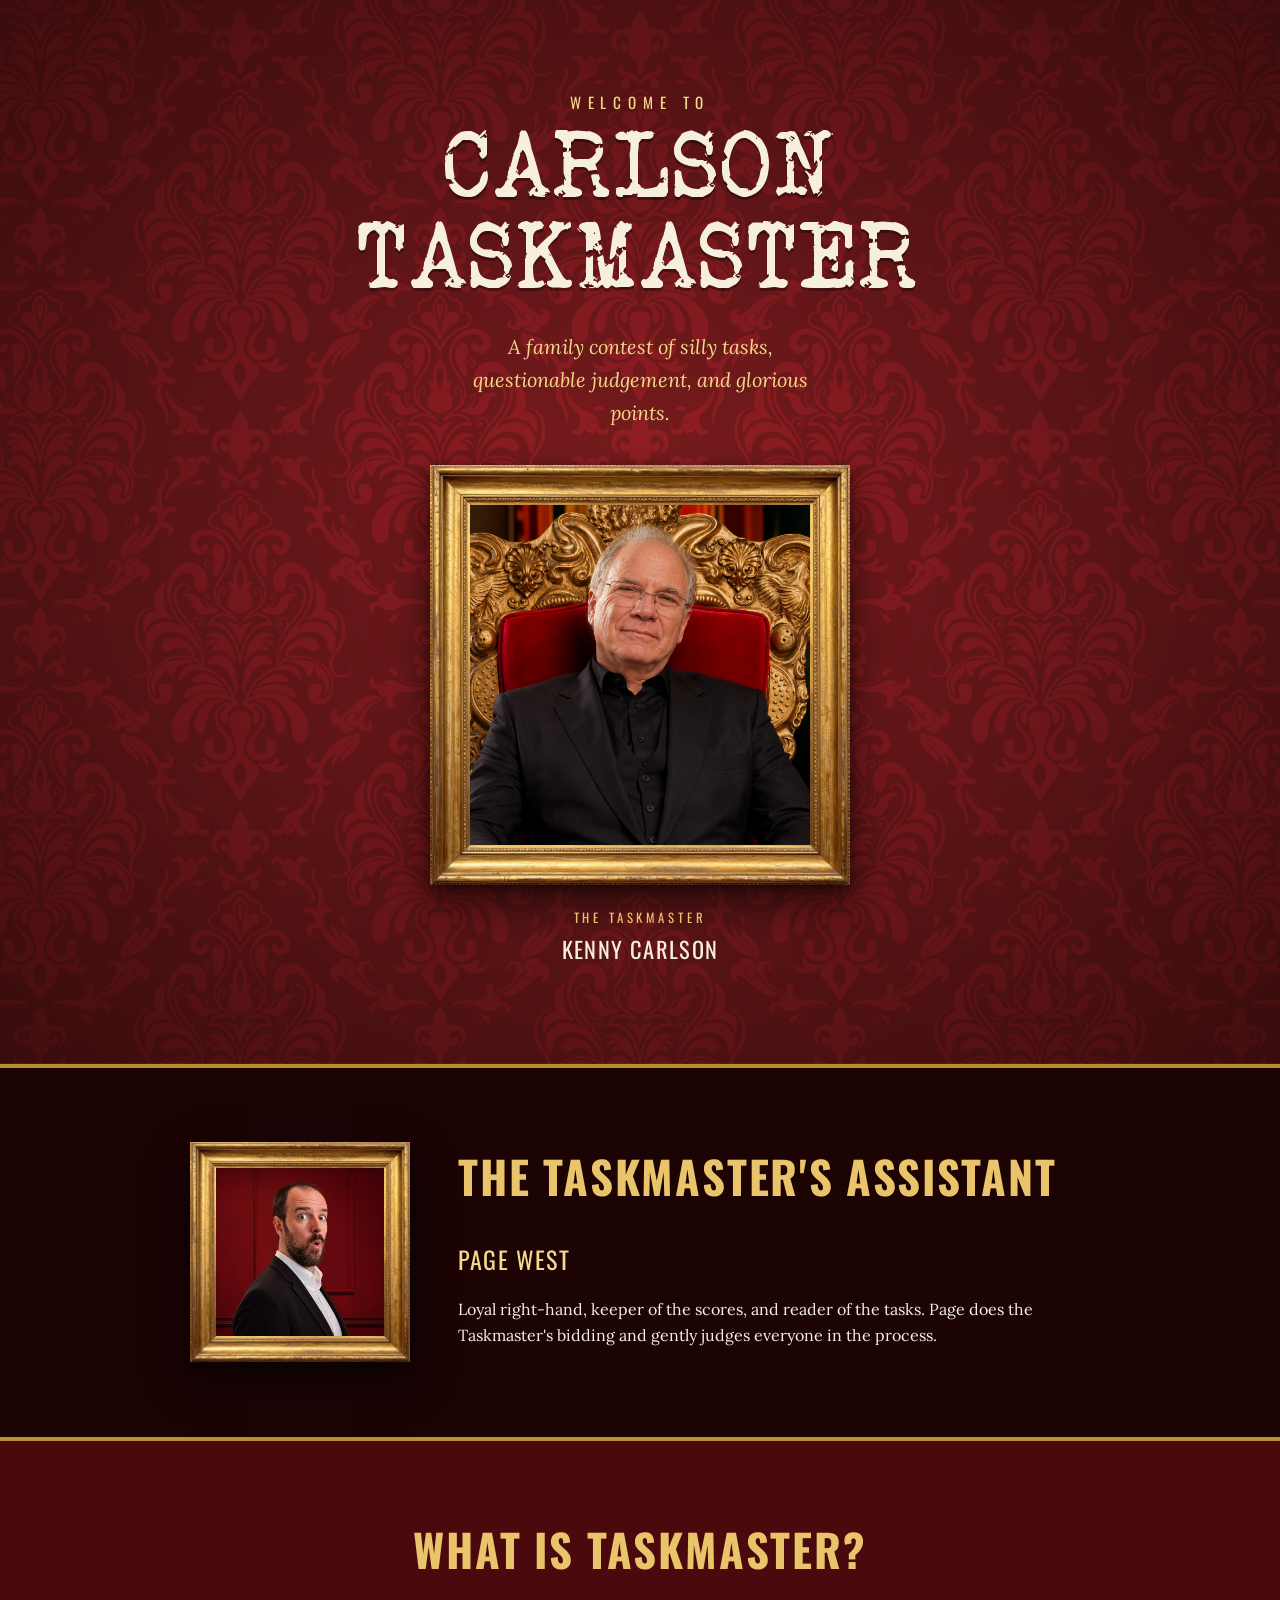
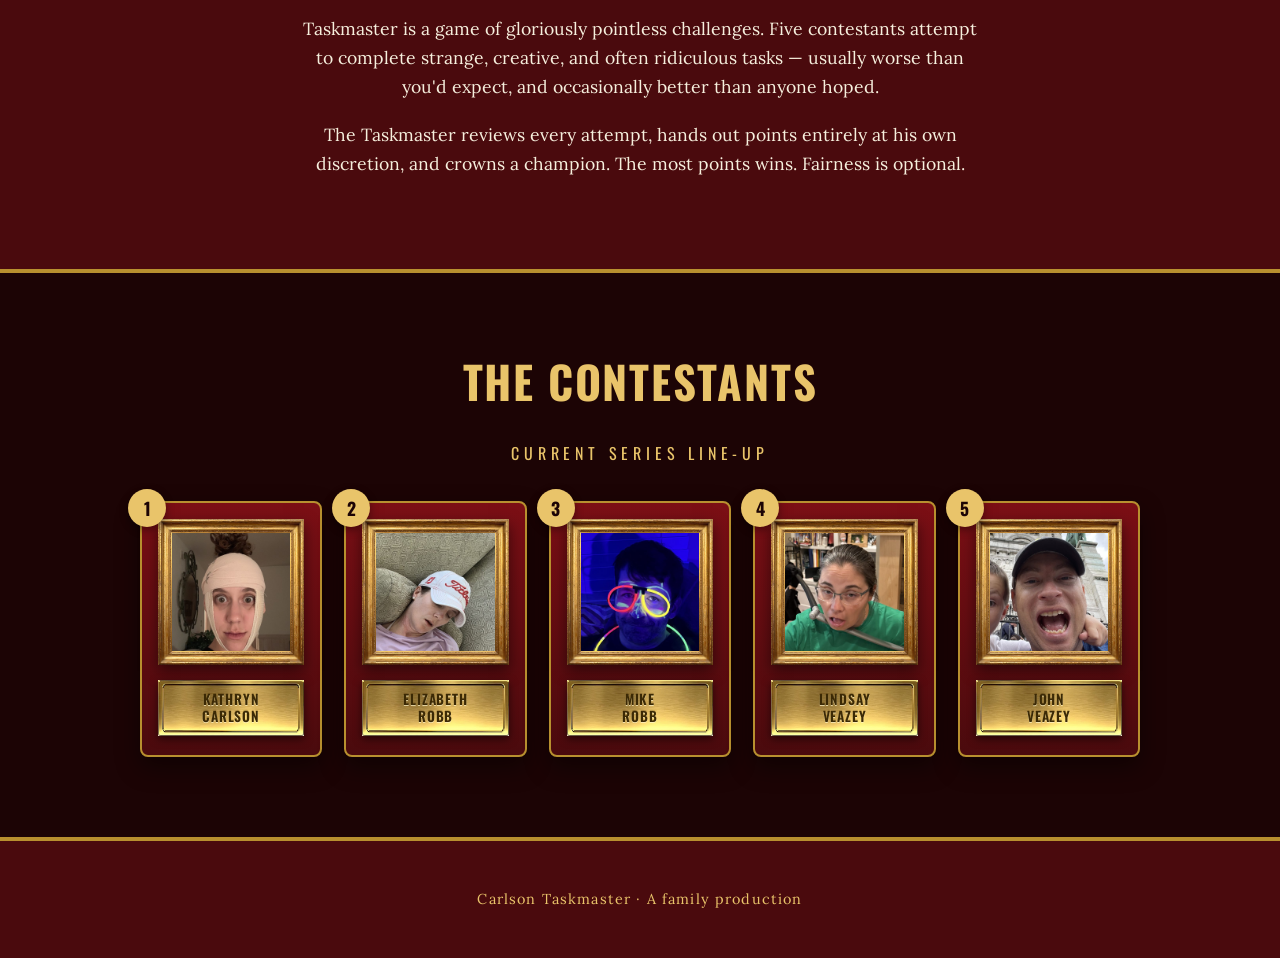
<file: index.html>
<!DOCTYPE html>
<html lang="en">
<head>
  <meta charset="UTF-8" />
  <meta name="viewport" content="width=device-width, initial-scale=1.0" />
  <title>Carlson Taskmaster</title>
  <meta name="description" content="The family version of the game show Taskmaster — Carlson Taskmaster." />
  <link rel="preconnect" href="https://fonts.googleapis.com" />
  <link rel="preconnect" href="https://fonts.gstatic.com" crossorigin />
  <link href="https://fonts.googleapis.com/css2?family=Oswald:wght@500;600;700&family=Lora:ital@0;1&display=swap" rel="stylesheet" />
  <link rel="stylesheet" href="styles.css" />
</head>
<body>

  <!-- ===== Section 1: Welcome / Hero ===== -->
  <header class="hero">
    <div class="hero__inner">
      <p class="hero__eyebrow">Welcome to</p>
      <h1 class="hero__title">Carlson<br />Taskmaster</h1>
      <p class="hero__tagline">A family contest of silly tasks, questionable judgement, and glorious points.</p>

      <figure class="gold-frame hero__portrait">
        <img src="kenny_taskmaster.png" alt="Kenny Carlson, the Taskmaster, seated on a golden throne" />
      </figure>
      <p class="hero__caption"><span class="role-tag">The Taskmaster</span> Kenny Carlson</p>
    </div>
  </header>

  <main>

    <!-- ===== Section 2: The Assistant ===== -->
    <section class="assistant" aria-labelledby="assistant-heading">
      <div class="assistant__inner">
        <figure class="gold-frame gold-frame--sm assistant__portrait">
          <img src="page_assistent.png" alt="Page West, the Taskmaster's assistant" />
        </figure>
        <div class="assistant__text">
          <h2 id="assistant-heading" class="section-title">The Taskmaster's Assistant</h2>
          <p class="assistant__name">Page West</p>
          <p>Loyal right-hand, keeper of the scores, and reader of the tasks. Page does
          the Taskmaster's bidding and gently judges everyone in the process.</p>
        </div>
      </div>
    </section>

    <!-- ===== Section 3: What is Taskmaster? ===== -->
    <section class="about" aria-labelledby="about-heading">
      <div class="about__inner">
        <h2 id="about-heading" class="section-title">What is Taskmaster?</h2>
        <p>
          Taskmaster is a game of gloriously pointless challenges. Five contestants
          attempt to complete strange, creative, and often ridiculous tasks — usually
          worse than you'd expect, and occasionally better than anyone hoped.
        </p>
        <p>
          The Taskmaster reviews every attempt, hands out points entirely at his own
          discretion, and crowns a champion. The most points wins. Fairness is optional.
        </p>
      </div>
    </section>

    <!-- ===== Section 4: The Contestants ===== -->
    <section class="contestants" aria-labelledby="contestants-heading">
      <div class="contestants__inner">
        <h2 id="contestants-heading" class="section-title">The Contestants</h2>
        <p class="contestants__sub">Current Series Line-up</p>

        <ul class="leaderboard">
          <li class="player-card">
            <span class="player-card__rank">1</span>
            <div class="gold-frame gold-frame--xs player-card__frame"><img class="player-card__photo" src="assets/contestants/kathryn_carlson.jpg" alt="Kathryn Carlson" /></div>
            <p class="player-card__name"><span>Kathryn</span> <span>Carlson</span></p>
          </li>
          <li class="player-card">
            <span class="player-card__rank">2</span>
            <div class="gold-frame gold-frame--xs player-card__frame"><img class="player-card__photo" src="assets/contestants/elizabeth_robb.jpg" alt="Elizabeth Robb" /></div>
            <p class="player-card__name"><span>Elizabeth</span> <span>Robb</span></p>
          </li>
          <li class="player-card">
            <span class="player-card__rank">3</span>
            <div class="gold-frame gold-frame--xs player-card__frame"><img class="player-card__photo" src="assets/contestants/mike_robb.jpg" alt="Mike Robb" /></div>
            <p class="player-card__name"><span>Mike</span> <span>Robb</span></p>
          </li>
          <li class="player-card">
            <span class="player-card__rank">4</span>
            <div class="gold-frame gold-frame--xs player-card__frame"><img class="player-card__photo" src="assets/contestants/lindsay_veazey.jpg" alt="Lindsay Veazey" /></div>
            <p class="player-card__name"><span>Lindsay</span> <span>Veazey</span></p>
          </li>
          <li class="player-card">
            <span class="player-card__rank">5</span>
            <div class="gold-frame gold-frame--xs player-card__frame"><img class="player-card__photo" src="assets/contestants/john_veazey.jpg" alt="John Veazey" /></div>
            <p class="player-card__name"><span>John</span> <span>Veazey</span></p>
          </li>
        </ul>
      </div>
    </section>

  </main>

  <footer class="site-footer">
    <p>Carlson Taskmaster &middot; A family production</p>
  </footer>

</body>
</html>
</file>
<file: styles.css>
/* ===== Carlson Taskmaster ===== */

@font-face {
  font-family: "Veteran Typewriter";
  src: url("assets/veteran-typewriter.regular.ttf") format("truetype");
  font-weight: normal;
  font-style: normal;
  font-display: swap;
}

:root {
  --red-deep: #4a0a0d;
  --red: #7c0f15;
  --red-bright: #9e1419;
  --gold: #e9c46a;
  --gold-bright: #f5d98b;
  --gold-deep: #b8902f;
  --cream: #f6efdd;
  --ink: #1c0405;
}

* { box-sizing: border-box; }

[hidden] { display: none !important; }

html { scroll-behavior: smooth; }

body {
  margin: 0;
  font-family: "Lora", Georgia, serif;
  color: var(--cream);
  background-color: var(--red-deep);
  line-height: 1.65;
}

img { display: block; max-width: 100%; }

.section-title {
  font-family: "Oswald", sans-serif;
  font-weight: 700;
  text-transform: uppercase;
  letter-spacing: 0.04em;
  color: var(--gold);
  font-size: clamp(1.8rem, 4vw, 2.8rem);
  margin: 0 0 0.6em;
}

/* ===== Gold frame (shared) =====
   A photographed gilt frame (assets/gold-frame.jpg, 120px moulding),
   sliced with border-image so it wraps any picture. --b sets its width. */
.gold-frame {
  --b: 40px;
  margin: 0;
  border: var(--b) solid #b8892a;
  border-image: url("assets/gold-frame.jpg") 120 stretch;
  background: #2a1a06;
  box-shadow: 0 18px 40px rgba(0, 0, 0, 0.6), 0 4px 10px rgba(0, 0, 0, 0.4);
}
.gold-frame img {
  width: 100%;
  box-shadow: inset 0 0 0 1px #3a2706;
}
.gold-frame--sm { --b: 26px; }
.gold-frame--xs { --b: 14px; box-shadow: 0 6px 14px rgba(0, 0, 0, 0.5); }

/* ===== Section 1: Hero ===== */
.hero {
  position: relative;
  padding: clamp(3rem, 7vw, 6rem) 1.5rem clamp(3.5rem, 8vw, 6rem);
  text-align: center;
  background-color: var(--red);
  /* Red damask tile background with a vignette overlay for readability */
  background-image:
    radial-gradient(ellipse at center, rgba(74, 10, 13, 0.35) 0%, rgba(28, 4, 5, 0.78) 100%),
    url("assets/homepage-tile.png");
  background-repeat: no-repeat, repeat;
  background-size: cover, 1200px auto;
  background-position: center, top center;
  border-bottom: 4px solid var(--gold-deep);
}

.hero__inner { max-width: 620px; margin: 0 auto; }

.hero__eyebrow {
  font-family: "Oswald", sans-serif;
  text-transform: uppercase;
  letter-spacing: 0.45em;
  color: var(--gold-bright);
  margin: 0 0 0.3em;
  font-size: 0.95rem;
}

.hero__title {
  font-family: "Veteran Typewriter", "Oswald", sans-serif;
  font-weight: normal;
  text-transform: uppercase;
  letter-spacing: 0.02em;
  line-height: 0.95;
  font-size: clamp(3rem, 11vw, 6rem);
  margin: 0 0 0.3em;
  color: var(--cream);
  text-shadow: 0 3px 0 rgba(0,0,0,0.35);
}

.hero__tagline {
  font-style: italic;
  color: var(--gold-bright);
  font-size: clamp(1rem, 2.4vw, 1.25rem);
  margin: 0 auto 2.2rem;
  max-width: 30ch;
}

.hero__portrait { max-width: 420px; margin: 0 auto; }

.hero__caption {
  font-family: "Oswald", sans-serif;
  text-transform: uppercase;
  letter-spacing: 0.06em;
  font-size: 1.4rem;
  margin: 1.4rem 0 0;
  color: var(--cream);
}

.role-tag {
  display: block;
  font-size: 0.8rem;
  letter-spacing: 0.3em;
  color: var(--gold);
  margin-bottom: 0.2em;
}

/* ===== Section 2: Assistant ===== */
.assistant {
  background-color: var(--ink);
  padding: clamp(2.5rem, 6vw, 4.5rem) 1.5rem;
  border-bottom: 4px solid var(--gold-deep);
}
.assistant__inner {
  max-width: 900px;
  margin: 0 auto;
  display: flex;
  gap: clamp(1.5rem, 4vw, 3rem);
  align-items: center;
  flex-wrap: wrap;
  justify-content: center;
}
.assistant__portrait { flex: 0 0 220px; max-width: 220px; }
.assistant__text { flex: 1 1 320px; }
.assistant__name {
  font-family: "Oswald", sans-serif;
  font-size: 1.5rem;
  color: var(--gold-bright);
  text-transform: uppercase;
  letter-spacing: 0.05em;
  margin: 0 0 0.4em;
}

/* ===== Section 3: About ===== */
.about {
  background-color: var(--red-deep);
  padding: clamp(2.5rem, 6vw, 4.5rem) 1.5rem;
  text-align: center;
}
.about__inner { max-width: 680px; margin: 0 auto; }
.about p { font-size: 1.1rem; margin: 0 0 1.1em; }

/* ===== Section 4: Contestants ===== */
.contestants {
  background-color: var(--ink);
  padding: clamp(2.5rem, 6vw, 4.5rem) 1.5rem clamp(3rem, 7vw, 5rem);
  text-align: center;
  border-top: 4px solid var(--gold-deep);
}
.contestants__inner { max-width: 1000px; margin: 0 auto; }
.contestants__sub {
  font-family: "Oswald", sans-serif;
  text-transform: uppercase;
  letter-spacing: 0.3em;
  color: var(--gold);
  margin: -0.4em 0 2.2rem;
}

.leaderboard {
  list-style: none;
  margin: 0;
  padding: 0;
  display: grid;
  grid-template-columns: repeat(auto-fit, minmax(160px, 1fr));
  gap: 1.4rem;
}

.player-card {
  position: relative;
  background: linear-gradient(180deg, var(--red) 0%, var(--red-deep) 100%);
  border: 2px solid var(--gold-deep);
  border-radius: 8px;
  padding: 1rem 1rem 1.2rem;
  box-shadow: 0 10px 24px rgba(0,0,0,0.45);
  transition: transform 0.18s ease, box-shadow 0.18s ease;
}
.player-card:hover {
  transform: translateY(-4px);
  box-shadow: 0 16px 30px rgba(0,0,0,0.55);
}

.player-card__rank {
  position: absolute;
  top: -14px;
  left: -14px;
  width: 38px;
  height: 38px;
  display: grid;
  place-items: center;
  border-radius: 50%;
  background: var(--gold);
  color: var(--ink);
  font-family: "Oswald", sans-serif;
  font-weight: 700;
  font-size: 1.1rem;
  box-shadow: 0 3px 8px rgba(0,0,0,0.4);
}

.player-card__frame { margin-bottom: 0.9rem; }
.player-card__photo {
  aspect-ratio: 1 / 1;
  object-fit: cover;
}

/* Engraved brushed-gold name plate (assets/name-plate.jpg). border-image
   keeps the bevelled rim crisp and stretches the brushed centre. */
.player-card__name {
  margin: 0;
  padding: 0.35rem 0.6rem 0.3rem;
  border: 6px solid #c9a03a;
  border-image: url("assets/name-plate.jpg") 20 fill stretch;
  font-family: "Oswald", sans-serif;
  font-weight: 600;
  font-size: 0.85rem;
  line-height: 1.25;
  text-transform: uppercase;
  letter-spacing: 0.06em;
  /* Engraved: dark letters with a light lip below */
  color: #3b2905;
  text-shadow: 0 1px 0 rgba(255, 244, 200, 0.7), 0 -1px 0 rgba(60, 40, 5, 0.25);
  filter: drop-shadow(0 3px 4px rgba(0, 0, 0, 0.55));
}
.player-card__name span { display: block; } /* first name over last name */

/* ===== Footer ===== */
.site-footer {
  background-color: var(--red-deep);
  text-align: center;
  padding: 2rem 1.5rem;
  font-size: 0.9rem;
  color: var(--gold);
  letter-spacing: 0.08em;
  border-top: 4px solid var(--gold-deep);
}

.site-footer a { color: inherit; }

/* ===== The Button (clicker.html) =====
   Look follows the Taskmaster reference: typewriter text (Special Elite),
   condensed caps labels (Fjalla One) with a thick oxblood bar beneath,
   aged paper on red damask, oxblood as the only accent. */
:root {
  --paper: #f4f2f0;
  --paper-aged: #d9d0c0;
  --oxblood: #941d12;
  --oxblood-deep: #821b14;
  --damask-shade: #4b0905;
  --typewriter: "Special Elite", "Courier New", monospace;
  --caps: "Fjalla One", "Oswald", sans-serif;
  --torn-edge: polygon(0.00% 1.5px, 2.34% 4.3px, 4.70% 7.3px, 6.53% 2.1px, 8.54% 5.3px, 11.22% 2.1px, 12.49% 9.0px, 15.67% 5.5px, 17.19% 4.5px, 20.11% 3.3px, 22.12% 1.1px, 23.86% 5.0px, 26.07% 1.7px, 28.70% 2.1px, 30.09% 8.7px, 32.91% 6.9px, 35.06% 1.1px, 37.35% 1.8px, 39.60% 3.7px, 41.25% 3.5px, 43.34% 0.2px, 45.91% 8.9px, 47.82% 5.0px, 49.67% 5.5px, 52.32% 1.6px, 54.17% 8.3px, 56.64% 2.8px, 58.17% 7.3px, 60.72% 6.2px, 63.52% 8.6px, 65.80% 8.7px, 67.85% 4.4px, 69.26% 7.9px, 71.22% 7.2px, 73.89% 7.5px, 75.80% 2.6px, 77.87% 0.6px, 80.91% 8.9px, 82.58% 2.3px, 84.81% 6.6px, 86.61% 7.5px, 89.59% 5.4px, 91.40% 7.6px, 93.52% 2.5px, 95.06% 6.2px, 97.25% 5.3px, 100.00% 7.7px, 100.00% calc(100% - 5.3px), 97.25% calc(100% - 5.8px), 95.06% calc(100% - 8.6px), 93.52% calc(100% - 6.9px), 91.40% calc(100% - 2.8px), 89.59% calc(100% - 3.8px), 86.61% calc(100% - 7.2px), 84.81% calc(100% - 0.3px), 82.58% calc(100% - 8.6px), 80.91% calc(100% - 6.7px), 77.87% calc(100% - 3.0px), 75.80% calc(100% - 3.8px), 73.89% calc(100% - 0.5px), 71.22% calc(100% - 7.0px), 69.26% calc(100% - 1.5px), 67.85% calc(100% - 3.4px), 65.80% calc(100% - 5.3px), 63.52% calc(100% - 3.7px), 60.72% calc(100% - 6.1px), 58.17% calc(100% - 7.0px), 56.64% calc(100% - 0.9px), 54.17% calc(100% - 3.1px), 52.32% calc(100% - 1.5px), 49.67% calc(100% - 5.0px), 47.82% calc(100% - 6.7px), 45.91% calc(100% - 4.5px), 43.34% calc(100% - 0.8px), 41.25% calc(100% - 9.0px), 39.60% calc(100% - 3.3px), 37.35% calc(100% - 8.3px), 35.06% calc(100% - 4.3px), 32.91% calc(100% - 5.2px), 30.09% calc(100% - 8.0px), 28.70% calc(100% - 7.0px), 26.07% calc(100% - 0.3px), 23.86% calc(100% - 3.1px), 22.12% calc(100% - 8.4px), 20.11% calc(100% - 1.4px), 17.19% calc(100% - 1.0px), 15.67% calc(100% - 0.3px), 12.49% calc(100% - 6.6px), 11.22% calc(100% - 2.1px), 8.54% calc(100% - 0.6px), 6.53% calc(100% - 0.0px), 4.70% calc(100% - 4.6px), 2.34% calc(100% - 1.9px), 0.00% calc(100% - 6.2px));
  /* Fine paper grain, generated (no image file) */
  --paper-grain: url("data:image/svg+xml,%3Csvg xmlns='http://www.w3.org/2000/svg' width='200' height='200'%3E%3Cfilter id='n'%3E%3CfeTurbulence type='fractalNoise' baseFrequency='0.9' numOctaves='3' stitchTiles='stitch'/%3E%3CfeColorMatrix values='0 0 0 0 0.3 0 0 0 0 0.25 0 0 0 0 0.2 0 0 0 0.09 0'/%3E%3C/filter%3E%3Crect width='100%25' height='100%25' filter='url(%23n)'/%3E%3C/svg%3E");
}

.hero--compact { padding-bottom: clamp(2rem, 5vw, 3rem); }
.hero--compact .hero__tagline { margin-bottom: 0; }

.task {
  background-color: var(--ink);
  padding: clamp(2.5rem, 6vw, 4.5rem) 1rem;
}
/* On the contestant page the task sits on the same damask as the hero */
.button-task .task {
  background-color: var(--red);
  background-image:
    radial-gradient(ellipse at center, rgba(74, 10, 13, 0.55) 0%, rgba(28, 4, 5, 0.85) 100%),
    url("assets/homepage-tile.png");
  background-repeat: no-repeat, repeat;
  background-size: cover, 1200px auto;
  background-position: center, top center;
  min-height: 70vh;
}
.task__inner { max-width: 560px; margin: 0 auto; text-align: center; }

.task__status {
  font-family: "Oswald", sans-serif;
  text-transform: uppercase;
  letter-spacing: 0.08em;
  color: var(--gold);
  margin: 0 0 1.5rem;
}
.task__status--error { color: var(--cream); text-transform: none; letter-spacing: 0; }
.task__message { min-height: 1.6em; margin: 1.2rem 0 0; color: var(--gold-bright); }

/* Call to action: condensed caps in ink with a thick oxblood bar beneath */
.cta {
  display: inline-block;
  background: none;
  border: 0;
  border-bottom: 4px solid var(--oxblood);
  padding: 0 0 2px;
  font-family: var(--caps);
  font-size: 1.4rem;
  text-transform: uppercase;
  color: var(--ink);
  cursor: pointer;
}
.cta:hover { color: var(--oxblood-deep); }

/* ----- 1. Envelope ----- */
.envelope { perspective: 900px; }
.envelope__body {
  position: relative;
  aspect-ratio: 3 / 2;
  max-width: 100%;
  background: var(--paper-grain), linear-gradient(170deg, #e4dccd, var(--paper-aged));
  box-shadow: 0 18px 40px rgba(0, 0, 0, 0.6);
  overflow: hidden;
}
/* The closed flap: a triangle from the top edge down to the seal */
.envelope__flap {
  position: absolute;
  inset: 0 0 auto 0;
  height: 45%;
  background: var(--paper-grain), linear-gradient(180deg, #e9e2d4, #cfc4b0);
  clip-path: polygon(0 0, 100% 0, 50% 100%);
  filter: drop-shadow(0 2px 2px rgba(0, 0, 0, 0.25));
}
.envelope__address {
  position: absolute;
  left: 0;
  right: 0;
  bottom: 8%;
  color: var(--ink);
}
.envelope__label {
  font-family: "Veteran Typewriter", var(--typewriter);
  text-transform: uppercase;
  font-size: clamp(1.6rem, 6vw, 2.2rem);
  letter-spacing: 0.08em;
  margin: 0;
}
.envelope__to { font-family: var(--typewriter); font-size: clamp(0.9rem, 3vw, 1.05rem); line-height: 1.4; margin: 0.2rem 0 0; }
.envelope__hint { font-family: var(--typewriter); color: var(--paper-aged); margin: 1.4rem 0 0; }

.seal {
  position: absolute;
  left: 50%;
  top: 45%;
  width: clamp(84px, 24%, 120px);
  aspect-ratio: 1 / 1;
  transform: translate(-50%, -50%) rotate(-8deg);
  padding: 0;
  border: 0;
  background: none;
  cursor: pointer;
  filter: drop-shadow(0 4px 5px rgba(0, 0, 0, 0.45));
  transition: transform 150ms ease;
}
.seal:hover { transform: translate(-50%, -50%) rotate(-8deg) scale(1.06); }
.seal:focus-visible { outline: 3px solid var(--gold-bright); outline-offset: 4px; border-radius: 50%; }
.seal__svg { display: block; width: 100%; height: 100%; }
.seal__tm {
  font-family: "Veteran Typewriter", var(--typewriter);
  font-size: 30px;
  fill: #2e0603;
  stroke: #c0362b;
  stroke-width: 0.6;
  paint-order: stroke;
  opacity: 0.9;
}
.seal--breaking { animation: seal-break 700ms ease-in forwards; }
@keyframes seal-break {
  0%   { transform: translate(-50%, -50%) rotate(-8deg); }
  25%  { transform: translate(-50%, -50%) rotate(4deg) scale(1.08); }
  45%  { transform: translate(-50%, -50%) rotate(-12deg) scale(1.08); opacity: 1; }
  100% { transform: translate(-50%, 120%) rotate(40deg) scale(0.9); opacity: 0; }
}

/* Phones: a taller envelope so the seal and address don't collide */
@media (max-width: 480px) {
  .envelope__body { aspect-ratio: 5 / 4; }
  .seal { width: 23%; min-width: 64px; }
}

/* ----- 2. The task letter (torn paper) ----- */
.letter { filter: drop-shadow(0 14px 22px rgba(0, 0, 0, 0.55)); animation: letter-in 500ms ease-out; }
@keyframes letter-in {
  from { transform: translateY(24px) rotate(-1.5deg); opacity: 0; }
  to   { transform: none; opacity: 1; }
}
.letter__paper {
  background: var(--paper-grain), var(--paper);
  clip-path: var(--torn-edge);
  padding: 2.6rem clamp(1.4rem, 6vw, 2.6rem) 2.4rem;
  text-align: left;
  color: var(--ink);
  font-family: var(--typewriter);
  font-size: clamp(1.05rem, 3.6vw, 1.25rem);
  line-height: 1.9;
}
.letter__eyebrow {
  font-family: var(--caps);
  text-transform: uppercase;
  color: var(--oxblood-deep);
  font-size: 1.1rem;
  letter-spacing: 0.04em;
  margin: 0;
}
.letter__title {
  font-family: var(--typewriter);
  font-weight: 400;
  font-size: clamp(1.7rem, 6vw, 2.3rem);
  line-height: 1.2;
  margin: 0.2rem 0 1rem;
}
.letter__paper p { margin: 0 0 0.9em; }
.letter__sign {
  font-family: "Veteran Typewriter", var(--typewriter);
  text-transform: uppercase;
  font-size: 1.3rem;
  text-align: right;
  margin-top: 1.4rem !important;
}
.letter__paper .cta { margin-top: 1rem; }

/* The letter, set aside: a torn slip tucked against the right edge */
.letter-tab {
  position: fixed;
  right: 0;
  top: 42%;
  z-index: 5;
  writing-mode: vertical-rl;
  background: var(--paper-grain), var(--paper);
  color: var(--ink);
  border: 0;
  border-right: 4px solid var(--oxblood);
  padding: 1.2rem 0.55rem;
  font-family: var(--caps);
  text-transform: uppercase;
  font-size: 1rem;
  letter-spacing: 0.06em;
  cursor: pointer;
  box-shadow: -4px 6px 16px rgba(0, 0, 0, 0.5);
  clip-path: polygon(0 4px, 30% 0, 60% 5px, 100% 1px, 100% calc(100% - 2px), 65% 100%, 35% calc(100% - 5px), 0 calc(100% - 1px));
  transform: rotate(-2deg);
  transform-origin: right center;
}
.letter-tab:hover { padding-right: 0.9rem; }

/* ----- 3. The device ----- */
.device {
  /* Faceplate geometry: a top band and side rails frame the display and
     button; the bottom band covers the dial bay. */
  --frame-top: 42px;
  --frame-side: 18px;
  --gap: 14px;
  --bay-h: 240px;
  position: relative;
  padding: calc(var(--frame-top) + var(--gap)) calc(var(--frame-side) + var(--gap)) var(--gap);
  border-radius: 10px;
  background:
    repeating-linear-gradient(90deg, rgba(255, 255, 255, 0.02) 0 2px, transparent 2px 5px),
    linear-gradient(160deg, #3a3a37, #232321 60%, #191917);
  border: 4px solid #0e0e0d;
  box-shadow:
    0 0 0 1px rgba(255, 255, 255, 0.08),
    0 24px 48px rgba(0, 0, 0, 0.65),
    0 6px 14px rgba(0, 0, 0, 0.45);
}
.device__label {
  font-family: var(--caps);
  text-transform: uppercase;
  letter-spacing: 0.18em;
  font-size: 0.8rem;
  color: #a9a395;
  margin: 0 0 0.3rem;
}
.device__display {
  background: #0b0605;
  border: 3px solid #121211;
  border-radius: 6px;
  padding: 0.8rem 0.6rem 0.6rem;
  box-shadow: inset 0 0 18px rgba(0, 0, 0, 0.9);
}
.device__digits {
  font-family: "Courier New", ui-monospace, monospace;
  font-weight: 700;
  font-size: clamp(2.4rem, 12vw, 4rem);
  line-height: 1;
  letter-spacing: 0.04em;
  font-variant-numeric: tabular-nums;
  color: #ff3b26;
  text-shadow: 0 0 8px rgba(255, 59, 38, 0.75), 0 0 22px rgba(255, 59, 38, 0.35);
  margin: 0;
}
.device--dead .device__digits { animation: dead-blink 1.2s steps(1) infinite; }
@keyframes dead-blink { 50% { opacity: 0.15; } }

.device__wires { display: block; width: 100%; height: 34px; margin: 0.4rem 0 0.2rem; fill: none; stroke-width: 4; stroke-linecap: round; }

.device__button {
  width: min(200px, 60vw);
  aspect-ratio: 1 / 1;
  border-radius: 50%;
  border: 8px solid #121211;
  background: radial-gradient(circle at 35% 30%, #d4402f, var(--oxblood) 55%, var(--damask-shade));
  box-shadow: 0 0 0 4px #5a5a55, 0 10px 0 #2a0507, 0 18px 30px rgba(0, 0, 0, 0.6);
  color: var(--paper);
  font-family: var(--caps);
  font-size: 1.7rem;
  text-transform: uppercase;
  letter-spacing: 0.1em;
  cursor: pointer;
  transition: transform 80ms ease, box-shadow 80ms ease;
}
.device__button:active:not(:disabled) {
  transform: translateY(8px);
  box-shadow: 0 0 0 4px #5a5a55, 0 2px 0 #2a0507, 0 6px 14px rgba(0, 0, 0, 0.6);
}
.device__button:focus-visible { outline: 3px solid var(--gold-bright); outline-offset: 8px; }
.device__button:disabled { cursor: not-allowed; filter: grayscale(0.85) brightness(0.55); }
.device__message { min-height: 1.6em; margin: 1.2rem 0 0; font-family: var(--typewriter); color: var(--paper-aged); }

/* Bay: hidden under the faceplate's bottom band */
.device__bay {
  position: relative;
  margin-top: var(--gap);
  height: var(--bay-h);
  overflow: hidden;
  border-radius: 6px;
  background: #161614;
  box-shadow: inset 0 4px 14px rgba(0, 0, 0, 0.85);
}
.device__panel {
  position: absolute;
  inset: 0;
  z-index: 2;
  border-radius: 7px;
  /* The padding box is the window onto the display and button */
  padding: var(--frame-top) var(--frame-side) calc(var(--bay-h) + var(--gap) * 1.5);
  background:
    repeating-linear-gradient(90deg, rgba(255, 255, 255, 0.045) 0 1px, transparent 1px 4px),
    linear-gradient(150deg, #8f8f88, #66665f 45%, #4d4d48);
  box-shadow:
    inset 0 1px 0 rgba(255, 255, 255, 0.35),
    inset 1px 0 0 rgba(255, 255, 255, 0.15),
    inset 0 -2px 0 rgba(0, 0, 0, 0.45),
    inset -1px 0 0 rgba(0, 0, 0, 0.3);
  /* Cut the window out of the plate */
  -webkit-mask: linear-gradient(#000 0 0) content-box, linear-gradient(#000 0 0);
  -webkit-mask-composite: xor;
  mask: linear-gradient(#000 0 0) content-box exclude, linear-gradient(#000 0 0);
  transform-origin: 50% 100%;
  pointer-events: none; /* only the screws are touchable */
}
/* Bevel and shadow around the window's edge, cast onto the plate */
.device__panel::after {
  content: "";
  position: absolute;
  inset: var(--frame-top) var(--frame-side) calc(var(--bay-h) + var(--gap) * 1.5);
  border-radius: 4px;
  box-shadow:
    0 0 0 2px #121211,
    0 0 0 3px rgba(255, 255, 255, 0.2),
    0 0 12px 4px rgba(0, 0, 0, 0.45);
}
.device__panel--falling { animation: panel-fall 900ms ease-in forwards; }
@keyframes panel-fall {
  20%  { transform: rotate(-4deg); }
  100% { transform: translateY(140%) rotate(18deg); opacity: 0; }
}

.screw {
  position: absolute;
  width: 26px;
  height: 26px;
  padding: 0;
  border-radius: 50%;
  border: 2px solid #2a2a27;
  background:
    linear-gradient(var(--slot-angle, 45deg), transparent 43%, #2a2a27 43%, #2a2a27 57%, transparent 57%),
    radial-gradient(circle at 35% 30%, #e3e3dc, #9a9a92 70%);
  box-shadow: 0 2px 3px rgba(0, 0, 0, 0.5);
  cursor: pointer;
  pointer-events: auto;
  /* Each click turns it a little and lifts it out a little */
  transform: rotate(calc(var(--turns, 0) * -72deg)) scale(calc(1 + var(--turns, 0) * 0.04));
  transition: transform 150ms ease;
}
.screw:focus-visible { outline: 2px solid var(--gold-bright); outline-offset: 2px; }
.screw--tl { top: 7px; left: 7px; }
.screw--tr { top: 7px; right: 7px; --slot-angle: 120deg; }
.screw--bl { bottom: 7px; left: 7px; --slot-angle: 160deg; }
.screw--br { bottom: 7px; right: 7px; --slot-angle: 80deg; }
.screw--falling { animation: screw-fall 600ms ease-in forwards; }
@keyframes screw-fall {
  0%   { transform: rotate(-360deg) scale(1.25); }
  100% { transform: translateY(160px) rotate(-540deg) scale(1); opacity: 0; }
}

/* The dial, revealed when the panel comes off */
.dial { padding: 0.8rem 0 0.4rem; }
.dial__face {
  position: relative;
  width: 140px;
  height: 140px;
  margin: 0.4rem auto 0;
}
.dial__tick {
  position: absolute;
  left: 50%;
  top: 50%;
  width: 1.4em;
  margin: -0.7em 0 0 -0.7em;
  line-height: 1.4em;
  font-family: var(--caps);
  color: var(--paper-aged);
  /* 5 marks across 270°, from -135° to +135° */
  transform: rotate(calc(-135deg + var(--i) * 67.5deg)) translateY(-62px) rotate(calc(135deg - var(--i) * 67.5deg));
}
.dial__knob {
  position: absolute;
  inset: 26px;
  border-radius: 50%;
  background:
    repeating-conic-gradient(from 0deg, rgba(0, 0, 0, 0.35) 0 4deg, transparent 4deg 12deg),
    radial-gradient(circle at 35% 30%, #5a5a55, #1d1d1b 75%);
  border: 3px solid #121211;
  box-shadow: 0 6px 12px rgba(0, 0, 0, 0.6);
  transform: rotate(calc(-135deg + var(--turn, 1) * 67.5deg));
  transition: transform 250ms cubic-bezier(0, 0, 0.58, 1);
}
.dial__pointer {
  position: absolute;
  left: 50%;
  top: 6px;
  width: 6px;
  height: 26px;
  margin-left: -3px;
  border-radius: 3px;
  background: var(--oxblood);
  box-shadow: 0 0 6px rgba(212, 64, 47, 0.8);
}
/* Invisible left/right halves of the knob: left turns down, right turns up */
.dial__half {
  position: absolute;
  top: 0;
  bottom: 0;
  width: 50%;
  padding: 0;
  border: 0;
  background: none;
  cursor: pointer;
}
.dial__half--down { left: 0; cursor: w-resize; }
.dial__half--up { right: 0; cursor: e-resize; }
.dial__half:focus-visible { outline: 2px solid var(--gold-bright); }
.dial__value {
  display: block;
  margin-top: 0.4rem;
  font-family: var(--caps);
  text-transform: uppercase;
  font-size: 1.4rem;
  letter-spacing: 0.06em;
  color: var(--paper);
}

@media (prefers-reduced-motion: reduce) {
  .seal--breaking, .letter, .screw--falling, .device__panel--falling { animation-duration: 1ms; }
  .dial__knob, .screw { transition: none; }
}

/* ===== The Button admin (clicker-admin.html) ===== */
.admin__inner { max-width: 1000px; margin: 0 auto; text-align: center; }

.admin__table-wrap {
  overflow-x: auto;
  border: 2px solid var(--gold-deep);
  border-radius: 8px;
  background: linear-gradient(180deg, var(--red) 0%, var(--red-deep) 100%);
}
.admin__table { width: 100%; border-collapse: collapse; text-align: left; }
.admin__table th,
.admin__table td {
  padding: 0.7rem 0.9rem;
  border-bottom: 1px solid rgba(233, 196, 106, 0.25);
  white-space: nowrap;
}
.admin__table tbody tr:last-child td { border-bottom: 0; }
.admin__table th {
  font-family: "Oswald", sans-serif;
  text-transform: uppercase;
  letter-spacing: 0.05em;
  font-weight: 600;
  color: var(--gold);
}
.admin__name { font-family: "Oswald", sans-serif; text-transform: uppercase; letter-spacing: 0.03em; }
.admin__left,
.admin__survived { font-variant-numeric: tabular-nums; }
.admin__state { color: var(--gold-bright); font-weight: 600; }
.admin__state--out { color: var(--cream); opacity: 0.6; }

.admin__copy,
.admin__reset-button {
  font-family: "Oswald", sans-serif;
  text-transform: uppercase;
  letter-spacing: 0.06em;
  cursor: pointer;
  border-radius: 6px;
}
.admin__copy {
  background: transparent;
  color: var(--gold-bright);
  border: 1px solid var(--gold-deep);
  padding: 0.3rem 0.7rem;
}
.admin__copy:hover { background: rgba(233, 196, 106, 0.12); }

.admin__log-title { margin-top: 3rem; font-size: clamp(1.4rem, 3vw, 1.9rem); }
.admin__empty { margin: 1rem 0 0; color: var(--gold-bright); }

.admin__reset {
  margin-top: 3rem;
  padding-top: 2rem;
  border-top: 2px solid var(--gold-deep);
}
.admin__reset .section-title { font-size: clamp(1.4rem, 3vw, 1.9rem); }
.admin__reset-button {
  background: var(--gold);
  color: var(--ink);
  border: 0;
  font-weight: 700;
  font-size: 1.1rem;
  padding: 0.8rem 1.8rem;
}
.admin__reset-button:hover { background: var(--gold-bright); }
.admin__reset-button:disabled { opacity: 0.5; cursor: wait; }

@media (max-width: 560px) {
  .assistant__inner { flex-direction: column; text-align: center; }
}
</file>
